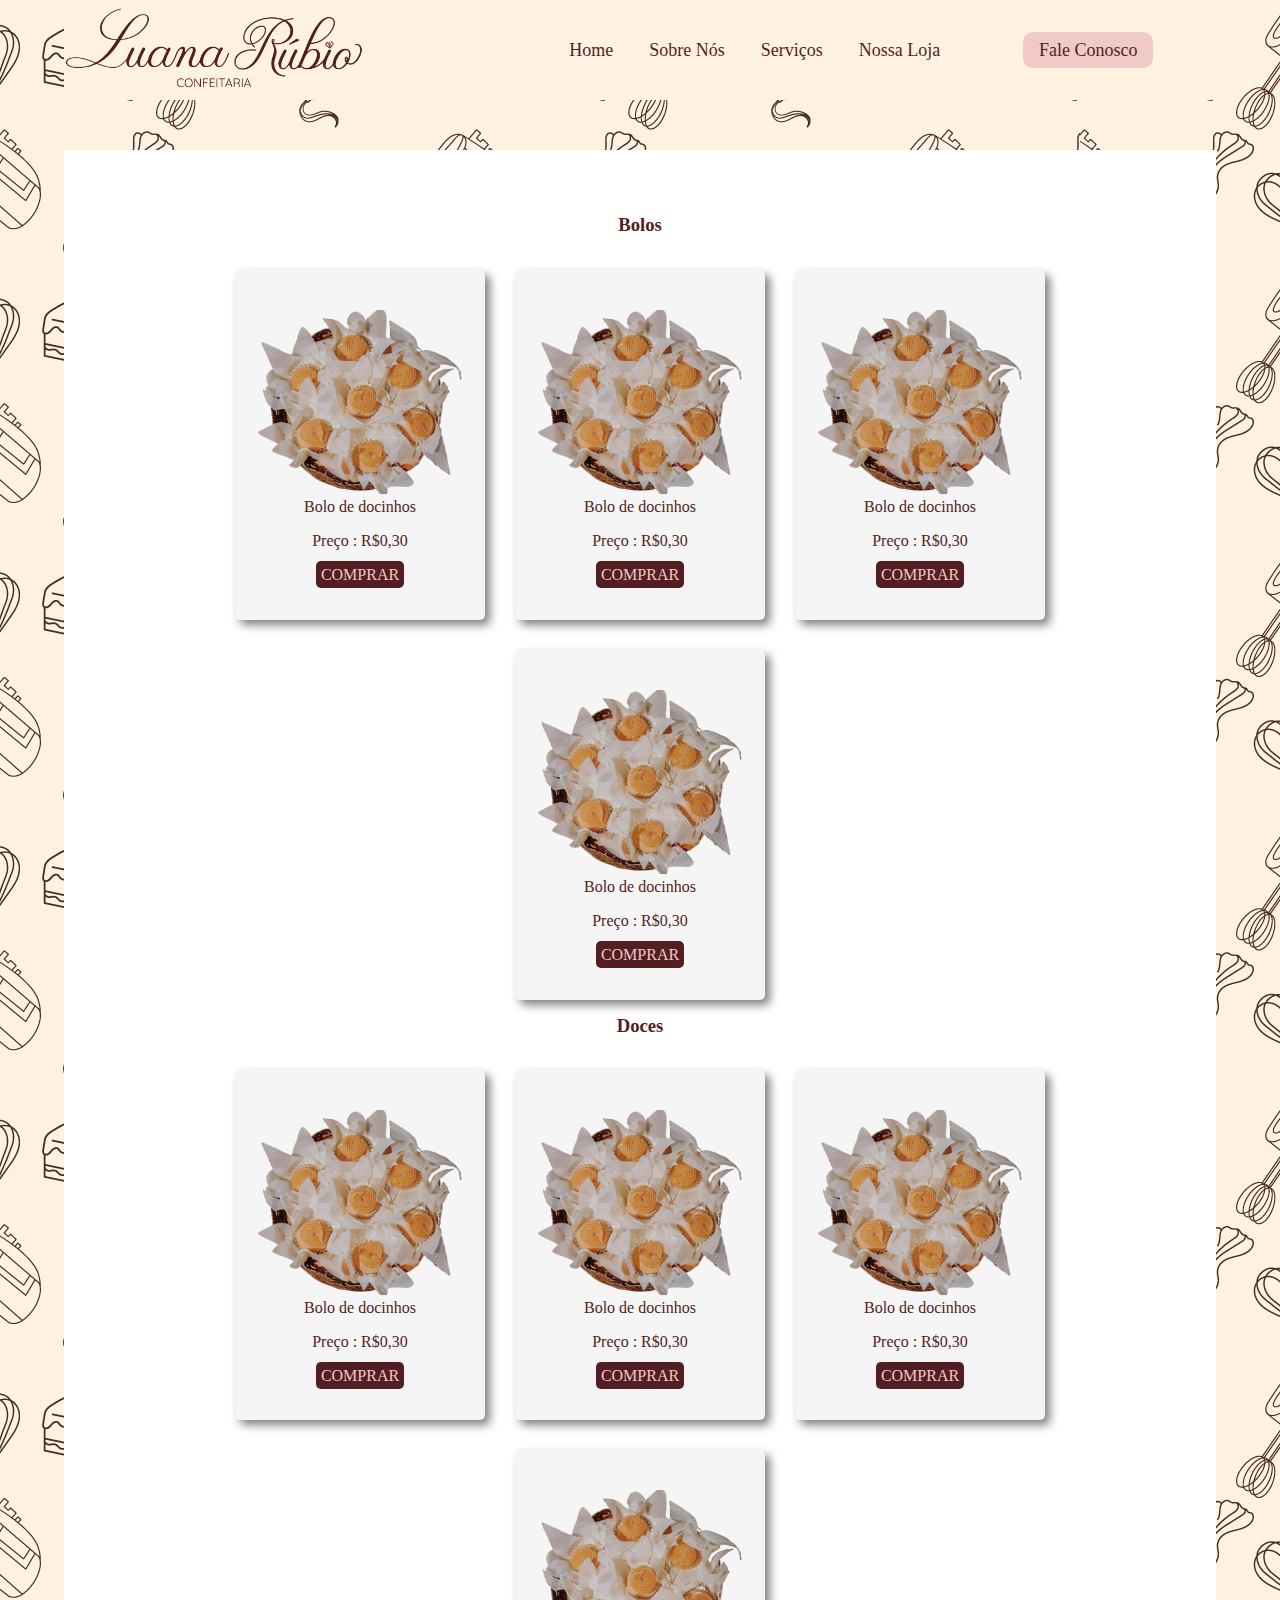
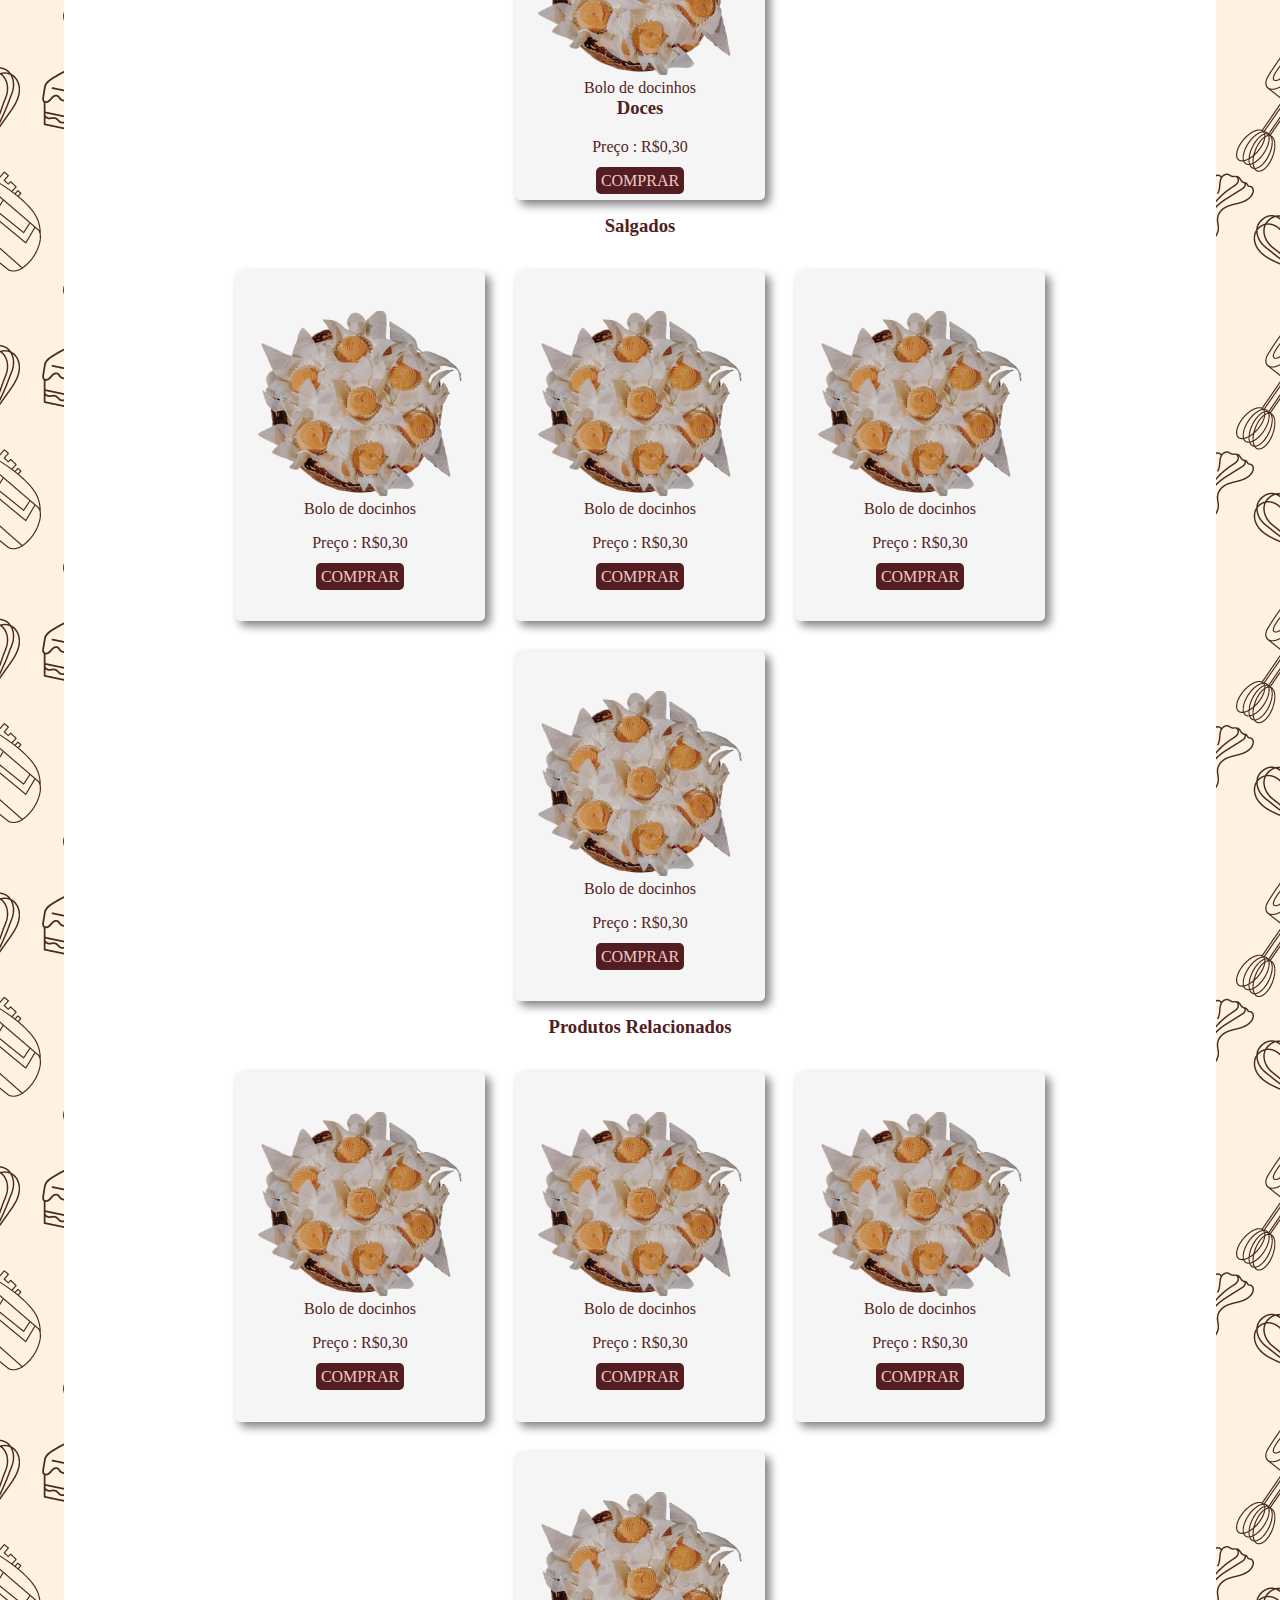
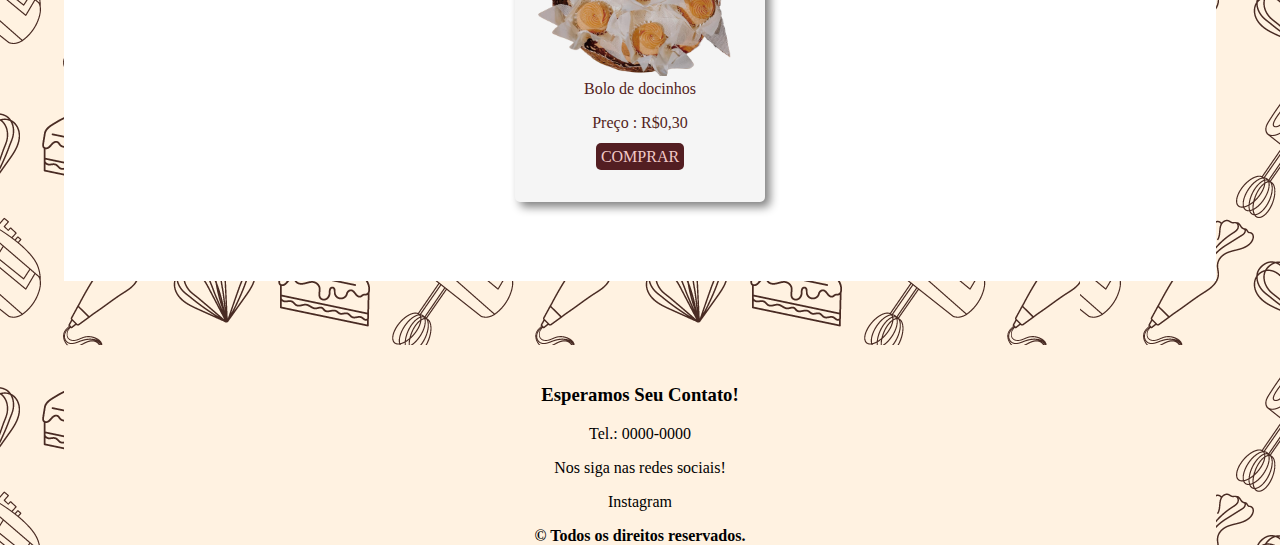
<file: nossa-loja.html>
<!DOCTYPE html>
<html lang="pt-BR">

<head>
    <meta charset="UTF-8">
    <meta name="viewport" content="width=device-width, initial-scale=1.0">
    <meta name="author" cotent="Marcelo dos Santos Paulo">
    <title>Luana Rúbio Confeitaria | Loja</title>
    <link rel="shortcut icon" href="./Imagens/icone-logo.png" type="image/x-icon">
    <link rel="stylesheet" href="CSS/nossa-loja.css">
</head>

<body>
    <nav class="navbar">
        <div id="home" class="logo">
            <img class="iconelg" src="Imagens/logo-principal.png">
        </div>
        <div class="menu">
            <a href="index.html">Home</a>
            <a href="sobre-nos.html">Sobre Nós</a>
            <a href="servicos.html">Serviços</a>
            <a href="nossa-loja.html">Nossa Loja</a>
            <a id="botao" href="fale-conosco.html">Fale Conosco</a>
        </div>
    </nav>
    <section class="loja">
        <div class="titulo-loja">
            <h3>Bolos</h3>
        </div>
        <div class="container">
            <div class="produto">
                <div class="imagem">
                    <img class="imagem-produto" src="./Imagens/bolo.png" alt="imagem de um bolo">
                    <div class="titulo">
                        Bolo de docinhos
                    </div>
                    <div class="detalhes">
                        <p>Preço : <span>R$0,30</span></p>
                        <a href="#">comprar</a>
                    </div>
                </div>
            </div>
        </div>
        <div class="container">
            <div class="produto">
                <div class="imagem">
                    <img class="imagem-produto" src="./Imagens/bolo.png" alt="imagem de um bolo">
                    <div class="titulo">
                        Bolo de docinhos
                    </div>
                    <div class="detalhes">
                        <p>Preço : <span>R$0,30</span></p>
                        <a href="#">comprar</a>
                    </div>
                </div>
            </div>
        </div>
        <div class="container">
            <div class="produto">
                <div class="imagem">
                    <img class="imagem-produto" src="./Imagens/bolo.png" alt="imagem de um bolo">
                    <div class="titulo">
                        Bolo de docinhos
                    </div>
                    <div class="detalhes">
                        <p>Preço : <span>R$0,30</span></p>
                        <a href="#">comprar</a>
                    </div>
                </div>
            </div>
        </div>
        <div class="container">
            <div class="produto">
                <div class="imagem">
                    <img class="imagem-produto" src="./Imagens/bolo.png" alt="imagem de um bolo">
                    <div class="titulo">
                        Bolo de docinhos
                    </div>
                </div>
                <div class="detalhes">
                    <p>Preço : <span>R$0,30</span></p>
                    <a href="#">comprar</a>
                </div>
            </div>
        </div>
        </div>
        <div class="titulo-loja">
            <h3>Doces</h3>
        </div>
            <div class="container">
                <div class="produto">
                    <div class="imagem">
                        <img class="imagem-produto" src="./Imagens/bolo.png" alt="imagem de um bolo">
                        <div class="titulo">
                            Bolo de docinhos
                        </div>
                        <div class="detalhes">
                            <p>Preço : <span>R$0,30</span></p>
                            <a href="#">comprar</a>
                        </div>
                    </div>
                </div>
            </div>
            <div class="container">
                <div class="produto">
                    <div class="imagem">
                        <img class="imagem-produto" src="./Imagens/bolo.png" alt="imagem de um bolo">
                        <div class="titulo">
                            Bolo de docinhos
                        </div>
                        <div class="detalhes">
                            <p>Preço : <span>R$0,30</span></p>
                            <a href="#">comprar</a>
                        </div>
                    </div>
                </div>
            </div>
            <div class="container">
                <div class="produto">
                    <div class="imagem">
                        <img class="imagem-produto" src="./Imagens/bolo.png" alt="imagem de um bolo">
                        <div class="titulo">
                            Bolo de docinhos
                        </div>
                        <div class="detalhes">
                            <p>Preço : <span>R$0,30</span></p>
                            <a href="#">comprar</a>
                        </div>
                    </div>
                </div>
            </div>
            <div class="container">
                <div class="produto">
                    <div class="imagem">
                        <img class="imagem-produto" src="./Imagens/bolo.png" alt="imagem de um bolo">
                        <div class="titulo">
                            Bolo de docinhos
                        </div>
                        <div class="titulo-loja">
                            <h3>Doces</h3>
                        </div>
                        <div class="detalhes">
                            <p>Preço : <span>R$0,30</span></p>
                            <a href="#">comprar</a>
                        </div>
                    </div>
                </div>
            </div>
            <div class="titulo-loja">
                <h3>Salgados</h3>
            </div>
            <div class="container">
                <div class="produto">
                    <div class="imagem">
                        <img class="imagem-produto" src="./Imagens/bolo.png" alt="imagem de um bolo">
                        <div class="titulo">
                            Bolo de docinhos
                        </div>
                        <div class="detalhes">
                            <p>Preço : <span>R$0,30</span></p>
                            <a href="#">comprar</a>
                        </div>
                    </div>
                </div>
            </div>
            <div class="container">
                <div class="produto">
                    <div class="imagem">
                        <img class="imagem-produto" src="./Imagens/bolo.png" alt="imagem de um bolo">
                        <div class="titulo">
                            Bolo de docinhos
                        </div>
                        <div class="detalhes">
                            <p>Preço : <span>R$0,30</span></p>
                            <a href="#">comprar</a>
                        </div>
                    </div>
                </div>
            </div>
            <div class="container">
                <div class="produto">
                    <div class="imagem">
                        <img class="imagem-produto" src="./Imagens/bolo.png" alt="imagem de um bolo">
                        <div class="titulo">
                            Bolo de docinhos
                        </div>
                        <div class="detalhes">
                            <p>Preço : <span>R$0,30</span></p>
                            <a href="#">comprar</a>
                        </div>
                    </div>
                </div>
            </div>
            <div class="container">
                <div class="produto">
                    <div class="imagem">
                        <img class="imagem-produto" src="./Imagens/bolo.png" alt="imagem de um bolo">
                        <div class="titulo">
                            Bolo de docinhos
                        </div>
                        <div class="detalhes">
                            <p>Preço : <span>R$0,30</span></p>
                            <a href="#">comprar</a>
                        </div>
                    </div>
                </div>
            </div>
            <div class="titulo-loja">
                <h3>Produtos Relacionados</h3>
            </div>

            <div class="container">
                <div class="produto">
                    <div class="imagem">
                        <img class="imagem-produto" src="./Imagens/bolo.png" alt="imagem de um bolo">
                        <div class="titulo">
                            Bolo de docinhos
                        </div>
                        <div class="detalhes">
                            <p>Preço : <span>R$0,30</span></p>
                            <a href="#">comprar</a>
                        </div>
                    </div>
                </div>
            </div>
            <div class="container">
                <div class="produto">
                    <div class="imagem">
                        <img class="imagem-produto" src="./Imagens/bolo.png" alt="imagem de um bolo">
                        <div class="titulo">
                            Bolo de docinhos
                        </div>
                        <div class="detalhes">
                            <p>Preço : <span>R$0,30</span></p>
                            <a href="#">comprar</a>
                        </div>
                    </div>
                </div>
            </div>
            <div class="container">
                <div class="produto">
                    <div class="imagem">
                        <img class="imagem-produto" src="./Imagens/bolo.png" alt="imagem de um bolo">
                        <div class="titulo">
                            Bolo de docinhos
                        </div>
                        <div class="detalhes">
                            <p>Preço : <span>R$0,30</span></p>
                            <a href="#">comprar</a>
                        </div>
                    </div>
                </div>
            </div>
            <div class="container">
                <div class="produto">
                    <div class="imagem">
                        <img class="imagem-produto" src="./Imagens/bolo.png" alt="imagem de um bolo">
                        <div class="titulo">
                            Bolo de docinhos
                        </div>
                        <div class="detalhes">
                            <p>Preço : <span>R$0,30</span></p>
                            <a href="#">comprar</a>
                        </div>
                    </div>
                </div>
            </div>


    </section>
    <footer>
        <div class="rodape">
            <h3>Esperamos Seu Contato!</h3>
            <p>Tel.: 0000-0000</p>
            <p>Nos siga nas redes sociais!</p>
            <p>Instagram</p>
            <b>© Todos os direitos reservados.</b>
        </div>
    </footer>

</body>

</html>
</file>
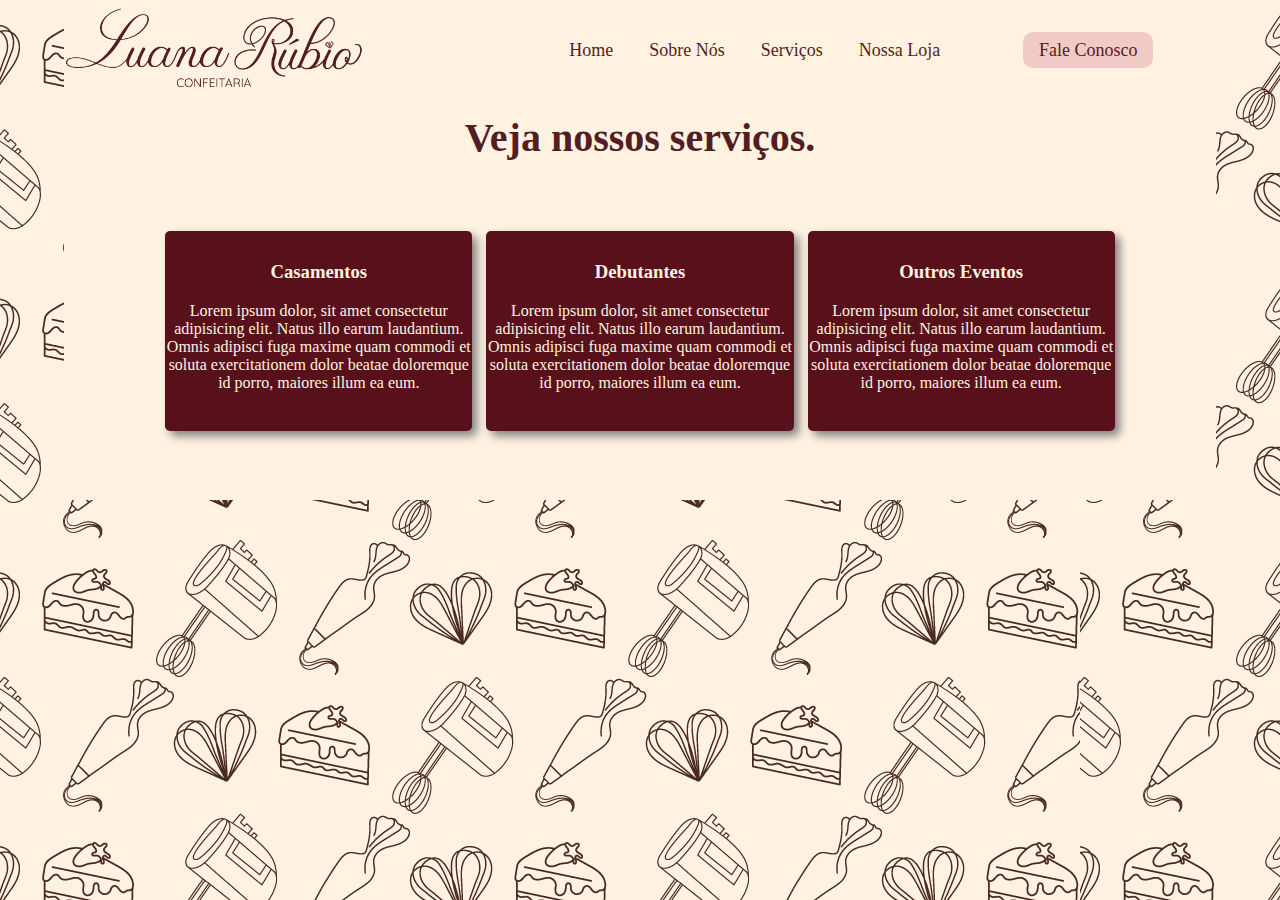
<file: servicos.html>
<!DOCTYPE html>
<html lang="pt-BR">
<head>
    <meta charset="UTF-8">
    <meta name="viewport" content="width=device-width, initial-scale=1.0">
    <meta name="author" cotent="Marcelo dos Santos Paulo">
    <title>Luana Rúbio Confeitaria | Serviços</title>
   <link rel="shortcut icon" href="./Imagens/icone-logo.png" type="image/x-icon">
    <link rel="stylesheet" href="CSS/servicos.css">
</head>
<body>
    <nav class="navbar">
        <div  id="home" class="logo">
     <img class="iconelg" src="Imagens/logo-principal.png">
        </div>
        <div class="menu">
            <a href="index.html">Home</a>
            <a href="sobre-nos.html">Sobre Nós</a>
            <a href="servicos.html">Serviços</a>
            <a href="nossa-loja.html">Nossa Loja</a>
            <a id="botao" href="fale-conosco.html">Fale Conosco</a>
        </div>
    </nav>
    <section id= "servicos1" class="section2">
        <h3 style="font-size: 40px;">Veja nossos serviços.</h3>
        <div class="Servicos"></div>
        <div class="card">
            <h3>Casamentos</h3>
            <p>Lorem ipsum dolor, sit amet consectetur adipisicing elit. Natus illo earum laudantium. Omnis adipisci fuga maxime quam commodi et soluta exercitationem dolor beatae doloremque id porro, maiores illum ea eum.</p>
        </div>
        <div class="card">
            <h3>Debutantes</h3>
            <p>Lorem ipsum dolor, sit amet consectetur adipisicing elit. Natus illo earum laudantium. Omnis adipisci fuga maxime quam commodi et soluta exercitationem dolor beatae doloremque id porro, maiores illum ea eum.</p>
        </div>
        <div class="card">
            <h3>Outros Eventos</h3>
            <p>Lorem ipsum dolor, sit amet consectetur adipisicing elit. Natus illo earum laudantium. Omnis adipisci fuga maxime quam commodi et soluta exercitationem dolor beatae doloremque id porro, maiores illum ea eum.</p>
        </div>
    </div>
    </section>
    
</body>
</html>
</file>
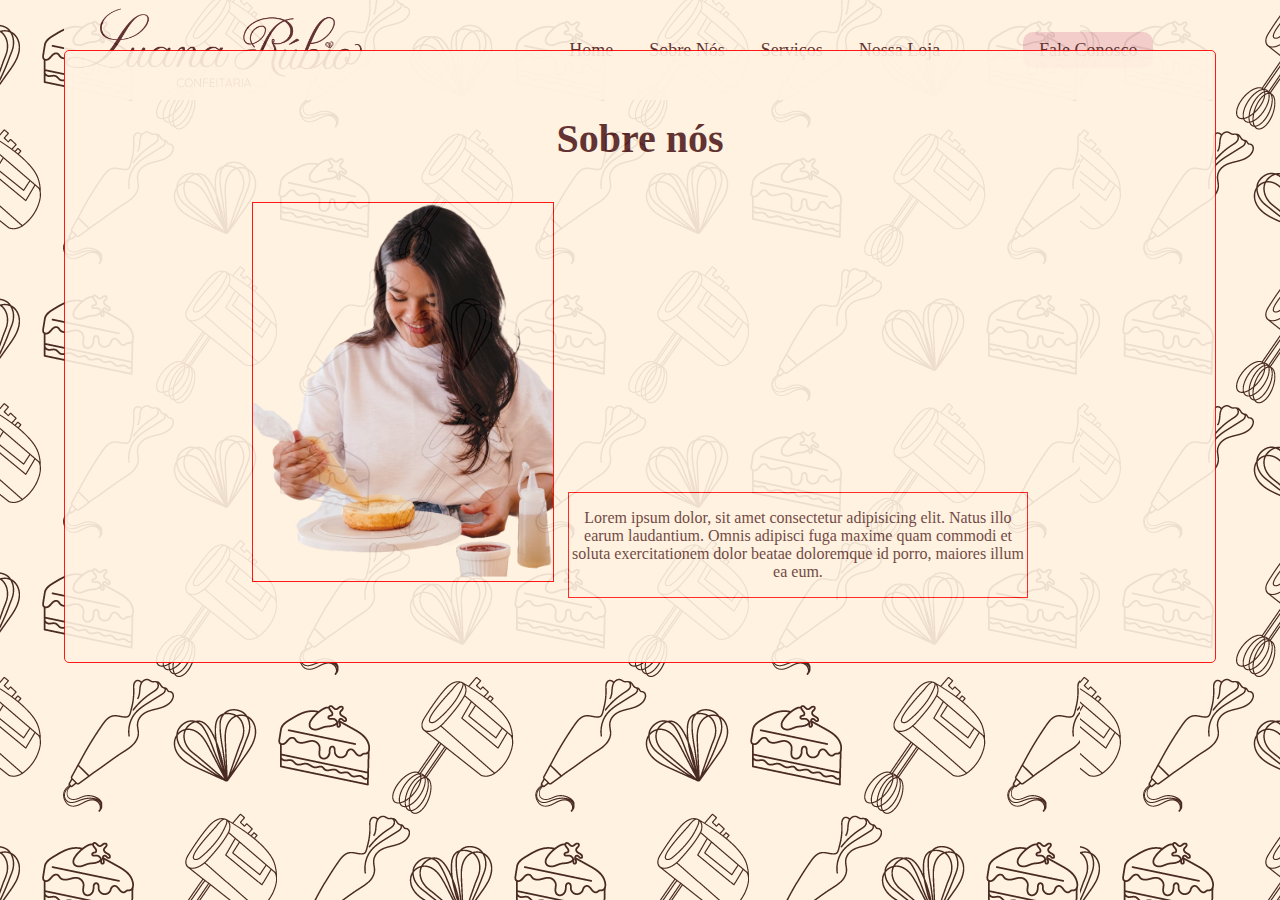
<file: sobre-nos.html>
<!DOCTYPE html>
<html lang="pt-BR">
<head>
    <meta charset="UTF-8">
    <meta name="viewport" content="width=device-width, initial-scale=1.0">
    <meta name="author" cotent="Marcelo dos Santos Paulo">
    <title>Luana Rúbio Confeitaria | Sobre Nós</title>
   <link rel="shortcut icon" href="./Imagens/icone-logo.png" type="image/x-icon">
    <link rel="stylesheet" href="CSS/sobre-nos.css">
</head>
<body>
    <nav class="navbar">
        <div  id="home" class="logo">
     <img class="iconelg" src="Imagens/logo-principal.png">
        </div>
        <div class="menu">
            <a href="index.html">Home</a>
            <a href="sobre-nos.html">Sobre Nós</a>
            <a href="servicos.html">Serviços</a>
            <a href="nossa-loja.html">Nossa Loja</a>
            <a id="botao" href="fale-conosco.html">Fale Conosco</a>
        </div>
    </nav>
    <section id="sobre1" class="section1">
        <h3 style="font-size: 40px;">Sobre nós</h3>
        <div class="sobrenos-img">
            <img style="max-width: 300px;" src="Imagens/luana.png">
        </div>
        <div class="sobrenos">
            <p>Lorem ipsum dolor, sit amet consectetur adipisicing elit. Natus illo earum laudantium. Omnis adipisci fuga maxime quam commodi et soluta exercitationem dolor beatae doloremque id porro, maiores illum ea eum.</p>
    </div>
    </section>
    
</body>
</html>
</file>
<file: CSS/nossa-loja.css>
*{
    box-sizing: border-box;
}

body{
    margin:0; 
    background-color: #fff2e1;
    background-image: url(../Imagens/Pattern\ \(2\).png);    
}

.navbar{
    display: flex;
    flex-flow:row wrap;
    background: #fff2e1;
    justify-content: center;
    align-items: center;
    width: 90%;
    height: 100px;
    margin-left: 5%;
    margin-right: 5%;
    border-radius: 5px;
    /* opacity: 0.9; */
    z-index: 1;
}

.iconelg{
    max-width: 300px;
}

.menu{
    /*border: 1px solid yellow;*/
    flex: 55%;
    text-align: right;
    padding: 5px;
    margin-right: 5%;

}

.menu a{
    color: #531e22;
    text-decoration: none;
    font-size: 18px;
    padding: 8px 16px;
}

.menu a:hover{
    color: #f1c9c7;
    border-top: 3px solid #531e22;
  
}

#botao{
    background: #f1c9c7;
    color: #531e22;
    border-radius: 10px;
    margin-left: 8%;

}

#botao:hover{
   background: #531e22;
   border-top: 0;
   color: #f1c9c7;
   transition: all .3s ease-in;
}

.titulo-loja{
    width: 100%;
}

.loja{
    display:flex;
    flex-flow: wrap;
    width: 90%;
    margin-top:50px;
    /* border:1px solid blue; */
    margin-left:5%;
    margin-right: 5%;
    padding:5%;
    text-align: center;
    align-items: center;
    justify-content: center;
    color: #531e22;
    background-color: white;
}

.loja h3{
    width: 100%;
    margin-top: 0;
    padding-top: 0;
}


.destaques{
    display: inline-block;
    width: 90%;
    margin-top:50px;
    /* border:1px solid blue; */
    margin-left:5%;
    margin-right: 5%;
    padding:5%;
    text-align: center;
    color: #531e22;
    background-color: white;
}

.destaques h3{
    width: 100%;
    margin-top: 0;
    padding-top: 0;
}


footer{
    display: flex;
    margin-top:5%;
    height: 200px;
    background:#fff2e1;
    margin-left: 5%;
    margin-right: 5%;
    border-radius: 5px;
    justify-content: center;
    align-items: last baseline;
}

.rodape{
    /* border: 1px solid blue; */
    display: block;
    max-width: 400px;
    text-align: center;
}

.container{
    width: 250px;
    height: 350px;
    /* border: 1px solid red; */
    margin: 15px;
    box-shadow: 5px 5px 10px grey;
    background-color: whitesmoke;
    border-radius: 5px;
}
    
.produto{

}

.imagem{
    margin-top: 40px;
}

.imagem-produto{
    max-width: 250px;
}

.detalhes a{
    text-decoration: none;
    padding: 5px;
    background: #531e22;
    color: #f1c9c7;
    text-transform: uppercase;
    border-radius: 5px;
}
</file>
<file: CSS/servicos.css>
*{
    box-sizing: border-box;
}

body{
    margin:0; 
    background-color: #fff2e1;
    background-image: url(../Imagens/Pattern\ \(2\).png);   
}

.navbar{
    display: flex;
    flex-flow:row wrap;
    background: #fff2e1;
    justify-content: center;
    align-items: center;
    position: fixed;
    width: 90%;
    height: 100px;
    margin-left: 5%;
    margin-right: 5%;
    border-radius: 5px;
    /* opacity: 0.9; */
    z-index: 1;
}

.iconelg{
    max-width: 300px;
}

.menu{
    /*border: 1px solid yellow;*/
    flex: 55%;
    text-align: right;
    padding: 5px;
    margin-right: 5%;

}

.menu a{
    color: #531e22;
    text-decoration: none;
    font-size: 18px;
    padding: 8px 16px;
}

.menu a:hover{
    color: #f1c9c7;
    border-top: 3px solid #531e22;
  
}

#botao{
    background: #f1c9c7;
    color: #531e22;
    border-radius: 10px;
    margin-left: 8%;

}

#botao:hover{
   background: #531e22;
   border-top: 0;
   color: #f1c9c7;
   transition: all .3s ease-in;
}

header{
    height: auto;
    display: flex;
    flex-flow: row wrap;
    /* border: 1px solid black; */
    padding-top: 150px;
    margin-left: 5%;
    margin-right: 5%;
    background: white;
    justify-content: center;
    align-items: center;
    border-radius: 5px;
    opacity: 0.9;
    
}

.headline{
    flex: 60%;
    /* border: 1px solid red; */
    max-width: 60%;
    color: #531e22;
    text-align: center;
    font-size: 18px;
    padding: 10px;
}

.headline h2{
    text-align: center;
    margin: 0;
    padding: 0;
}

.headline p{
    margin-top: 25px;
    padding-top: 25px;
   
}


.img-headline{
    margin-left: 5%;
    flex: 35%;
    text-align: center;
    /* border: 1px solid red; */
}


.section1{
    display: inline-block;
    width: 90%;
    margin-top:50px;
    border:1px solid red;
    margin-left:5%;
    margin-right: 5%;
    padding:5%;
    text-align: center;
    align-items: center;
    color: #531e22;
    background-color: #fff2e1;
    border-radius: 5px;
    opacity: 0.9;
}

.section1 h3{
    width: 100%;
    margin-top: 0;
    padding-top: 0;
}

.sobrenos{
    flex: 45%;
    margin-left: 5px;
    display: inline-block;
    text-align: center;
    border: 1px solid red;
    max-width: 45%;
    opacity: 0.9;
}


.sobrenos-img{
    flex: 45%;
    margin-right: 5px;
    display: inline-block;
    text-align: left;
    border: 1px solid red;
    max-width: 45%;
}

.section2{
    display: inline-block;
    width: 90%;
    margin-top:50px;
    /* border:1px solid black; */
    margin-left:5%;
    margin-right: 5%;
    padding:5%;
    text-align: center;
    color: #531e22;
    background-color: #fff2e1;
    border-radius: 5px;
}

.section2 h3{
    width: 100%;
    margin-top: 0;
    padding-top: 0;
}

.servicos{
    display: inline-block;
    margin-top: 5%;
}

.card{
    background: #58111a;
    color:#fff2e1;
    display: inline-block;
    width: 30%;
    height: 200px;
    margin: 5px;
    /* border: 1px solid red; */
    text-align: center;
    margin-top: 30px;
    padding-top:30px;
    box-shadow: 5px 5px 10px grey;
    border-radius: 5px;

}

footer{
    margin-top:5%;
    height: 300px;
    background:#fff2e1;
    text-align:center;
    margin-left: 5%;
    margin-right: 5%;
    border-radius: 5px;
}

@media screen and (max-width: 768px){
    .menu{
        display: none;
    }

    .header{
        display: block;
    }
}
</file>
<file: CSS/sobre-nos.css>
*{
    box-sizing: border-box;
}

body{
    margin:0; 
    background-color: #fff2e1;
    background-image: url(../Imagens/Pattern\ \(2\).png);    
}

.navbar{
    display: flex;
    flex-flow:row wrap;
    background: #fff2e1;
    justify-content: center;
    align-items: center;
    position: fixed;
    width: 90%;
    height: 100px;
    margin-left: 5%;
    margin-right: 5%;
    border-radius: 5px;
    opacity: 0.9;
}

.iconelg{
    max-width: 300px;
}

.menu{
    /*border: 1px solid yellow;*/
    flex: 55%;
    text-align: right;
    padding: 5px;
    margin-right: 5%;

}

.menu a{
    color: #531e22;
    text-decoration: none;
    font-size: 18px;
    padding: 8px 16px;
}

.menu a:hover{
    color: #f1c9c7;
    border-top: 3px solid #531e22;
  
}

#botao{
    background: #f1c9c7;
    color: #531e22;
    border-radius: 10px;
    margin-left: 8%;

}

#botao:hover{
   background: #531e22;
   border-top: 0;
   color: #f1c9c7;
   transition: all .3s ease-in;
}

header{
    height: auto;
    display: flex;
    flex-flow: row wrap;
    /* border: 1px solid black; */
    padding-top: 150px;
    margin-left: 5%;
    margin-right: 5%;
    background: white;
    justify-content: center;
    align-items: center;
    border-radius: 5px;
    opacity: 0.9;
    
}

.headline{
    flex: 60%;
    /* border: 1px solid red; */
    max-width: 60%;
    color: #531e22;
    text-align: center;
    font-size: 18px;
    padding: 10px;
}

.headline h2{
    text-align: center;
    margin: 0;
    padding: 0;
}

.headline p{
    margin-top: 25px;
    padding-top: 25px;
   
}


.img-headline{
    margin-left: 5%;
    flex: 35%;
    text-align: center;
    /* border: 1px solid red; */
}


.section1{
    display: inline-block;
    width: 90%;
    margin-top:50px;
    border:1px solid red;
    margin-left:5%;
    margin-right: 5%;
    padding:5%;
    text-align: center;
    align-items: center;
    color: #531e22;
    background-color: #fff2e1;
    border-radius: 5px;
    opacity: 0.9;
}

.section1 h3{
    width: 100%;
    margin-top: 0;
    padding-top: 0;
}

.sobrenos{
    flex: 45%;
    margin-left: 5px;
    display: inline-block;
    text-align: center;
    border: 1px solid red;
    max-width: 45%;
    opacity: 0.9;
}


.sobrenos-img{
    flex: 45%;
    margin-right: 5px;
    display: inline-block;
    text-align: left;
    border: 1px solid red;
    max-width: 45%;
}

.section2{
    display: inline-block;
    width: 90%;
    margin-top:50px;
    /* border:1px solid black; */
    margin-left:5%;
    margin-right: 5%;
    padding:5%;
    text-align: center;
    color: #531e22;
    background-color: #fff2e1;
    border-radius: 5px;
}

.section2 h3{
    width: 100%;
    margin-top: 0;
    padding-top: 0;
}

.servicos{
    display: inline-block;
    margin-top: 5%;
}

.card{
    background: #58111a;
    color:#fff2e1;
    display: inline-block;
    width: 30%;
    height: 200px;
    margin: 5px;
    /* border: 1px solid red; */
    text-align: center;
    margin-top: 30px;
    padding-top:30px;
    box-shadow: 5px 5px 10px grey;
    border-radius: 5px;

}

footer{
    margin-top:5%;
    height: 300px;
    background:#fff2e1;
    text-align:center;
    margin-left: 5%;
    margin-right: 5%;
    border-radius: 5px;
}

@media screen and (max-width: 768px){
    .menu{
        display: none;
    }

    .header{
        display: block;
    }
}
</file>
